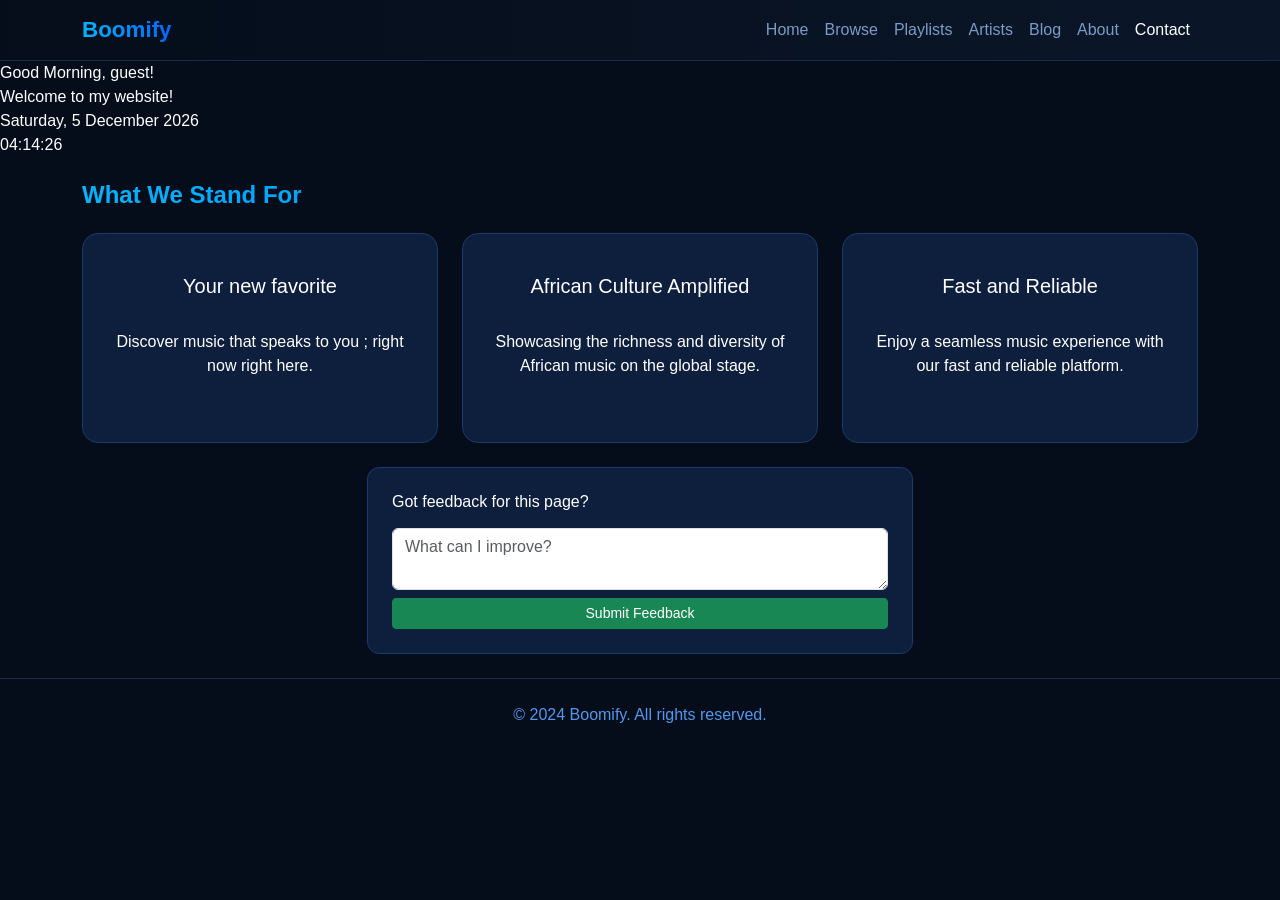
<file: html/about.html>
<!DOCTYPE html>
<html lang="en">
<head>
    <meta charset="UTF-8">
    <meta name="viewport" content="width=device-width, initial-scale=1.0">
    <title>Boomify - About Us</title>
 <link href="https://cdn.jsdelivr.net/npm/bootstrap@5.3.0/dist/css/bootstrap.min.css" rel="stylesheet"/>
  <link rel="stylesheet" href="../css/style.css"/>
</head>
<body>

  <nav class="navbar navbar-expand-lg sticky-top" id="mainNav">
    <div class="container">
      <a class="navbar-brand fw-bold" href="index.html">Boomify</a>
      <button class="navbar-toggler" type="button" data-bs-toggle="collapse" data-bs-target="#navMenu">
        <span class="navbar-toggler-icon"></span>
      </button>
      <div class="collapse navbar-collapse" id="navMenu">
        <ul class="navbar-nav ms-auto">
          <li class="nav-item"><a class="nav-link" href="index.html">Home</a></li>
          <li class="nav-item"><a class="nav-link" href="browse.html">Browse</a></li>
          <li class="nav-item"><a class="nav-link" href="playlist.html">Playlists</a></li>
          <li class="nav-item"><a class="nav-link" href="artist.html">Artists</a></li>
          <li class="nav-item"><a class="nav-link" href="blog.html">Blog</a></li>
          <li class="nav-item"><a class="nav-link" href="about.html">About</a></li>
          <li class="nav-item"><a class="nav-link active" href="contacts.html">Contact</a></li>
        </ul>
      </div>

    </div>
  </nav>
  <div id="greeting"></div>
<div id="dateTime"></div>
<script src="../js/js.js"></script>
<section class="py-4">
    <div class="container">
      <h4 class="mb-4 section-title">What We Stand For</h4>
      <div class="row g-4">

        <div class="col-md-4">
          <div class="value-card p-4 text-center">
            <i class="bi bi-heart-fill value-icon"></i>
            <h5 class="text-white mt-3">Your new favorite</h5>
            <p class="text-center py-4">Discover music that speaks to you ; right now right here.</p>
          </div>
        </div>
        <div class="col-md-4">
          <div class="value-card p-4 text-center">
            <i class="bi bi-globe2 value-icon"></i>
            <h5 class="text-white mt-3">African Culture Amplified</h5>
            <p class="text-center py-4">Showcasing the richness and diversity of African music on the global stage.</p>
          </div>
        </div>
        <div class="col-md-4">
          <div class="value-card p-4 text-center">
            <i class="bi bi-lightning-fill value-icon"></i>
            <h5 class="text-white mt-3">Fast and Reliable</h5>
            <p class="text-center py-4">Enjoy a seamless music experience with our fast and reliable platform.</p>
          </div>

        </div>
      </div>
    </div>
     <section class="py-4">
    <div class="container">
      <div class="row justify-content-center">
        <div class="col-md-6">
          <div class="feedback-box p-4">
            <h6 class="text-white mb-3">Got feedback for this page?</h6>
            <form class="feedback-form">
              <textarea class="form-control contact-input mb-2" rows="2" placeholder="What can I improve?" required></textarea>
              <button type="submit" class="btn btn-success btn-sm w-100">Submit Feedback</button>
              <small class="text-success d-none feedback-success mt-2 d-block">Thanks for your feedback!</small>
            </form>
          </div>
        </div>
      </div>
    </div>
  </section>
    <footer class="text-center py-4">
        <p class="mb-0">&copy; 2024 Boomify. All rights reserved.</p>
        </footer>
</section>
</body>
</html>
</file>
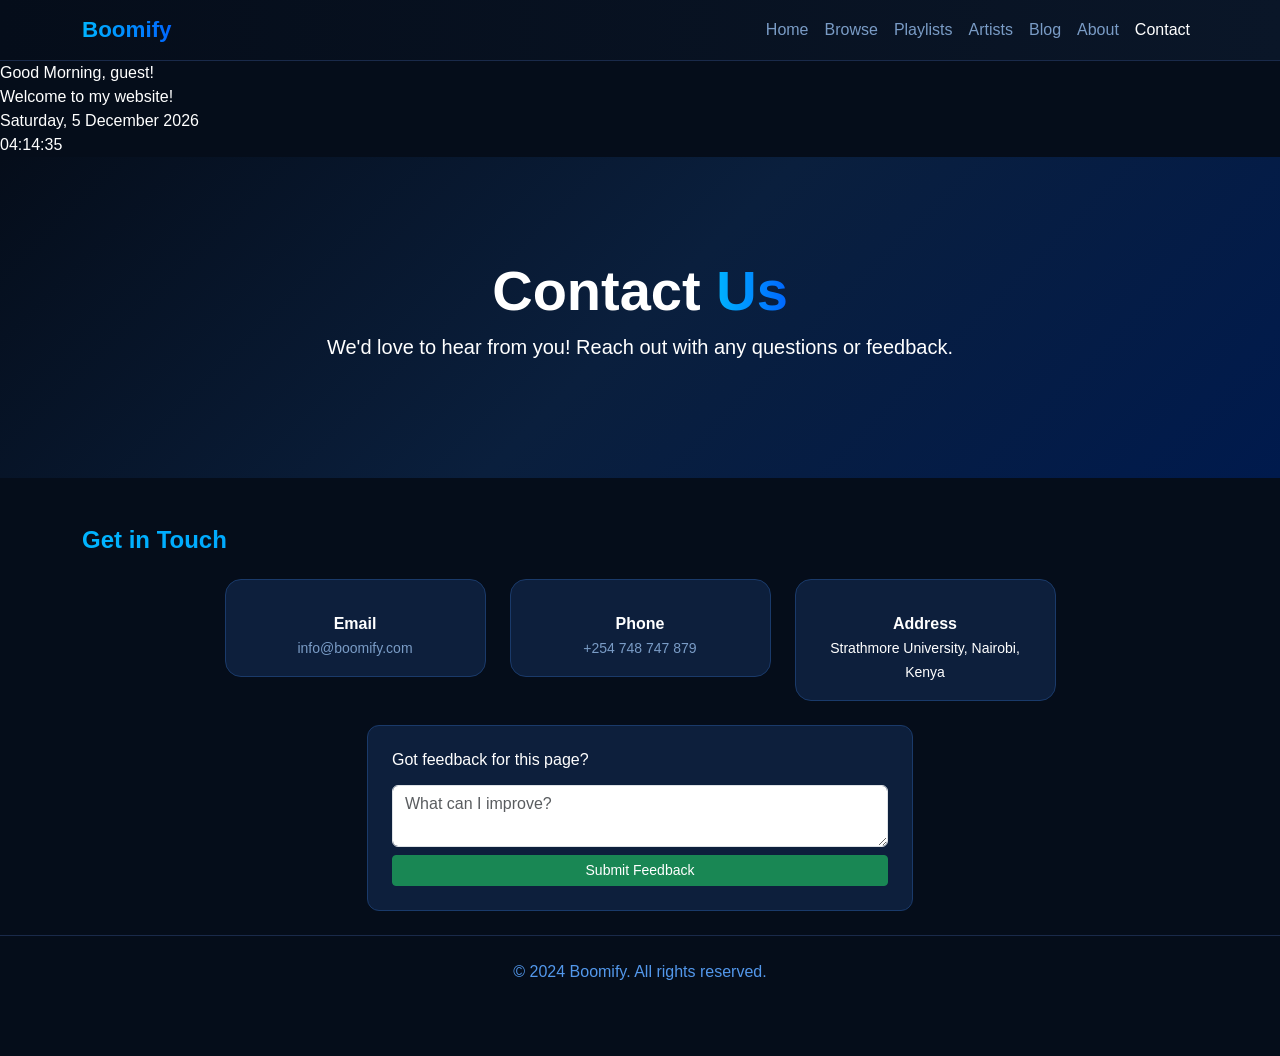
<file: html/contacts.html>
<!DOCTYPE html>
<html lang="en">
<head>
  <meta charset="UTF-8"/>
  <meta name="viewport" content="width=device-width, initial-scale=1.0"/>
  <title>Boomify - Contacts</title>
  <link href="https://cdn.jsdelivr.net/npm/bootstrap@5.3.0/dist/css/bootstrap.min.css" rel="stylesheet"/>
  <link rel="stylesheet" href="../css/style.css"/>
</head>
<body>

  <nav class="navbar navbar-expand-lg sticky-top" id="mainNav">
    <div class="container">
      <a class="navbar-brand fw-bold" href="index.html">Boomify</a>
      <button class="navbar-toggler" type="button" data-bs-toggle="collapse" data-bs-target="#navMenu">
        <span class="navbar-toggler-icon"></span>
      </button>
      <div class="collapse navbar-collapse" id="navMenu">
        <ul class="navbar-nav ms-auto">
          <li class="nav-item"><a class="nav-link" href="index.html">Home</a></li>
          <li class="nav-item"><a class="nav-link" href="browse.html">Browse</a></li>
          <li class="nav-item"><a class="nav-link" href="playlist.html">Playlists</a></li>
          <li class="nav-item"><a class="nav-link" href="artist.html">Artists</a></li>
          <li class="nav-item"><a class="nav-link" href="blog.html">Blog</a></li>
          <li class="nav-item"><a class="nav-link" href="about.html">About</a></li>
          <li class="nav-item"><a class="nav-link active" href="contacts.html">Contact</a></li>
        </ul>
      </div>

    </div>
  </nav>
<div id="greeting"></div>
<div id="dateTime"></div>
<script src="../js/js.js"></script>
    <section class="hero text-white text-center">
        <h1 class="display-4 fw-bold">Contact <span class="highlight">Us</span></h1>
        <p class="lead">We'd love to hear from you! Reach out with any questions or feedback.</p>
    </section>

    <section class="py-5">
        <div class="container">
            <h4 class="mb-4 section-title">Get in Touch</h4>
            <div class="row g-4 justify-content-center text-center">

                <div class="col-6 col-md-3">
                    <div class="contact-card p-3">
                        <i class="bi bi-envelope-fill contact-icon"></i>
                        <p class="fw-bold text-white mt-3 mb-0">Email</p>
                        <small class="text-muted">
                            <a href="mailto:info@boomify.com">info@boomify.com</a>
                        </small>
                    </div>
                </div>
                <div class="col-6 col-md-3">
                    <div class="contact-card p-3">
                        <i class="bi bi-telephone-fill contact-icon"></i>
                        <p class="fw-bold text-white mt-3 mb-0">Phone</p>
                        <small class="text-muted">
                            <a href="tel:+254748747879">+254 748 747 879</a>
                        </small>
                    </div>
                </div>
                <div class="col-6 col-md-3">
                    <div class="contact-card p-3">
                        <i class="bi bi-geo-alt-fill contact-icon"></i>
                        <p class="fw-bold text-white mt-3 mb-0">Address</p>
                        <small class="text-center py-2">Strathmore University, Nairobi, Kenya</small>
                    </div>
                </div>
            </div>
        </div>
         <section class="py-4">
    <div class="container">
      <div class="row justify-content-center">
        <div class="col-md-6">
          <div class="feedback-box p-4">
            <h6 class="text-white mb-3">Got feedback for this page?</h6>
            <form class="feedback-form">
              <textarea class="form-control contact-input mb-2" rows="2" placeholder="What can I improve?" required></textarea>
              <button type="submit" class="btn btn-success btn-sm w-100">Submit Feedback</button>
              <small class="text-success d-none feedback-success mt-2 d-block">Thanks for your feedback!</small>
            </form>
          </div>
        </div>
      </div>
    </div>
  </section>
        <footer class="text-center py-4">
            <p class="mb-0">&copy; 2024 Boomify. All rights reserved.</p>
        </footer>
    </section>
</body>
</html>
</file>
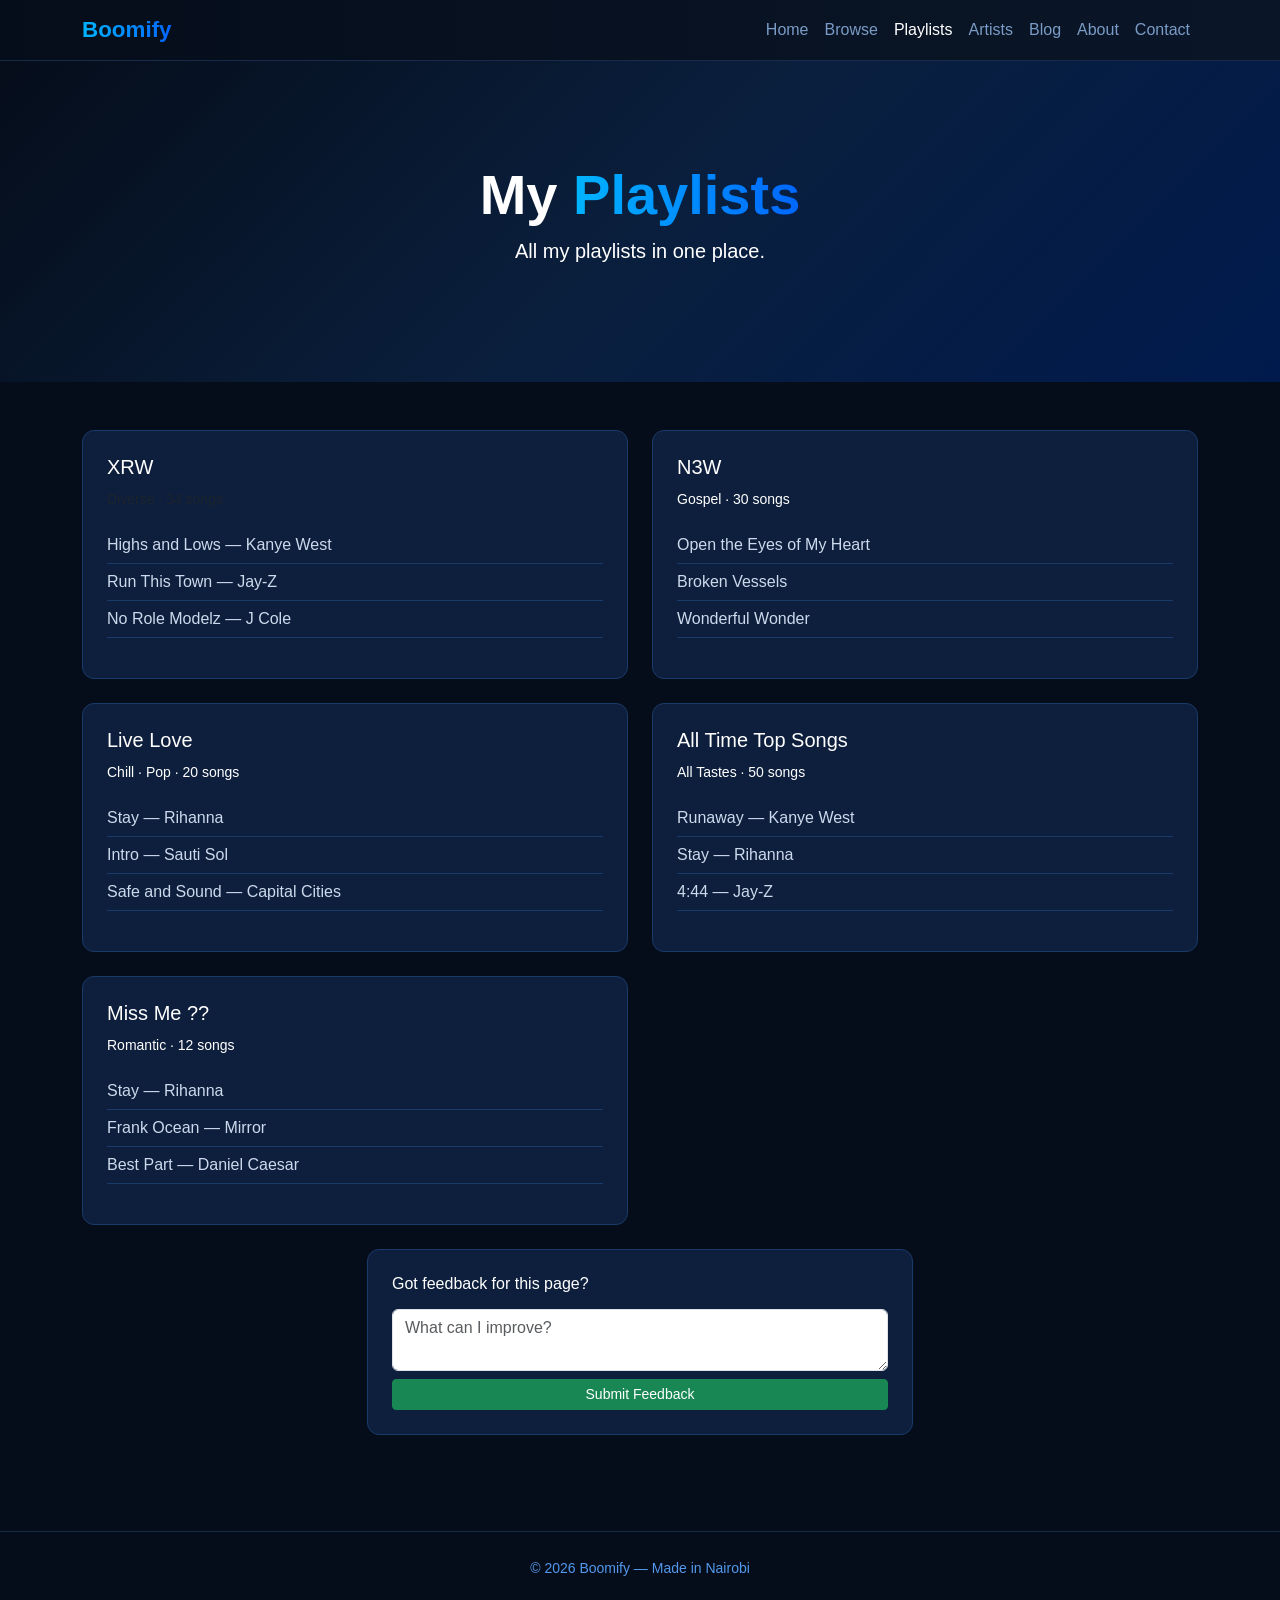
<file: html/playlist.html>
<!DOCTYPE html>
<html lang="en">
<head>
  <meta charset="UTF-8"/>
  <meta name="viewport" content="width=device-width, initial-scale=1.0"/>
  <title>Boomify - Playlists</title>
  <link href="https://cdn.jsdelivr.net/npm/bootstrap@5.3.0/dist/css/bootstrap.min.css" rel="stylesheet"/>
  <link rel="stylesheet" href="../css/style.css"/>
</head>
<body>

  <nav class="navbar navbar-expand-lg sticky-top" id="mainNav">
    <div class="container">
      <a class="navbar-brand fw-bold" href="index.html">Boomify</a>
      <button class="navbar-toggler" type="button" data-bs-toggle="collapse" data-bs-target="#navMenu">
        <span class="navbar-toggler-icon"></span>
      </button>
      <div class="collapse navbar-collapse" id="navMenu">
        <ul class="navbar-nav ms-auto">
          <li class="nav-item"><a class="nav-link" href="index.html">Home</a></li>
          <li class="nav-item"><a class="nav-link" href="browse.html">Browse</a></li>
          <li class="nav-item"><a class="nav-link active" href="playlist.html">Playlists</a></li>
          <li class="nav-item"><a class="nav-link" href="artist.html">Artists</a></li>
          <li class="nav-item"><a class="nav-link" href="blog.html">Blog</a></li>
          <li class="nav-item"><a class="nav-link" href="about.html">About</a></li>
          <li class="nav-item"><a class="nav-link" href="contacts.html">Contact</a></li>
        </ul>
      </div>
    </div>
  </nav>
  <section class="hero text-white text-center">
    <h1 class="display-4 fw-bold">My <span class="highlight">Playlists</span></h1>
    <p class="lead">All my playlists in one place.</p>
  </section>

  <section class="py-5">
    <div class="container">
      <div class="row g-4">

        <div class="col-md-6">
          <div class="playlist-box p-4">
            <h5 class="text-white">XRW</h5>
            <small class="text-muted">Diverse · 34 songs</small>
            <ul class="song-list mt-3">
              <li>Highs and Lows — Kanye West</li>
              <li>Run This Town — Jay-Z</li>
              <li>No Role Modelz — J Cole</li>
            </ul>
          </div>
        </div>

        <div class="col-md-6">
          <div class="playlist-box p-4">
            <h5 class="text-white">N3W</h5>
            <small class="text-center py-4 mt-4">Gospel · 30 songs</small>
            <ul class="song-list mt-3">
              <li>Open the Eyes of My Heart</li>
              <li>Broken Vessels</li>
              <li>Wonderful Wonder</li>
            </ul>
          </div>
        </div>

        <div class="col-md-6">
          <div class="playlist-box p-4">
            <h5 class="text-white">Live Love</h5>
            <small class="text-center py-4 mt-4">Chill · Pop · 20 songs</small>
            <ul class="song-list mt-3">
              <li>Stay — Rihanna</li>
              <li>Intro — Sauti Sol</li>
              <li>Safe and Sound — Capital Cities</li>
            </ul>
          </div>
        </div>

        <div class="col-md-6">
          <div class="playlist-box p-4">
            <h5 class="text-white">All Time Top Songs</h5>
            <small class="text-center py-4 mt-4">All Tastes · 50 songs</small>
            <ul class="song-list mt-3">
              <li>Runaway — Kanye West</li>
              <li>Stay — Rihanna</li>
              <li>4:44 — Jay-Z</li>
            </ul>
          </div>
        </div>

        <div class="col-md-6">
          <div class="playlist-box p-4">
            <h5 class="text-white">Miss Me ??</h5>
            <small class="text-center py-4 mt-4">Romantic · 12 songs</small>
            <ul class="song-list mt-3">
              <li>Stay — Rihanna</li>
              <li>Frank Ocean — Mirror</li>
              <li>Best Part — Daniel Caesar</li>
            </ul>
          </div>
        </div>

      </div>
    </div>
     <section class="py-4">
    <div class="container">
      <div class="row justify-content-center">
        <div class="col-md-6">
          <div class="feedback-box p-4">
            <h6 class="text-white mb-3">Got feedback for this page?</h6>
            <form class="feedback-form">
              <textarea class="form-control contact-input mb-2" rows="2" placeholder="What can I improve?" required></textarea>
              <button type="submit" class="btn btn-success btn-sm w-100">Submit Feedback</button>
              <small class="text-success d-none feedback-success mt-2 d-block">Thanks for your feedback!</small>
            </form>
          </div>
        </div>
      </div>
    </div>
  </section>
  </section>
    <footer class="text-center py-4 mt-4">
        <small>&copy; 2026 Boomify — Made in Nairobi</small>
    </footer>
</html>
</file>
<file: css/style.css>
/* BASE */
body {
  background-color: #050d1a;
  color: #fff;
  font-family: 'Segoe UI', sans-serif;
}

/* NAVBAR */
#mainNav {
  background: linear-gradient(90deg, #050d1a, #0a1628);
  border-bottom: 1px solid #1a2a4a;
}

.navbar-brand {
  font-size: 1.4rem;
  background: linear-gradient(90deg, #00b4ff, #0066ff);
  -webkit-background-clip: text;
  -webkit-text-fill-color: transparent;
}

.nav-link {
  color: #7a9cc6 !important;
}

.nav-link:hover, .nav-link.active {
  color: #fff !important;
}

/* HERO */
.hero {
  background: linear-gradient(135deg, #050d1a, #0a1f3d, #001a4d);
  padding: 100px 20px;
}

.hero-section {
  background-image: url('../images/subie.jpg.jpg');
  background-size: cover;
  background-position: center;
  background-repeat: no-repeat;
  min-height: 450px;
  display: flex;
  flex-direction: column;
  justify-content: center;
  align-items: center;
  position: relative;
}

.hero-section::before {
  content: '';
  position: absolute;
  inset: 0;
  background: rgba(0, 10, 40, 0.65);
}

.hero-section > * {
  position: relative;
  z-index: 1;
}

/* HIGHLIGHT & TITLES */
.highlight {
  background: linear-gradient(90deg, #00b4ff, #0066ff);
  -webkit-background-clip: text;
  -webkit-text-fill-color: transparent;
}

.section-title {
  background: linear-gradient(90deg, #00b4ff, #0066ff);
  -webkit-background-clip: text;
  -webkit-text-fill-color: transparent;
  font-weight: 700;
}

/* PLAYLIST CARDS */
.playlist-card {
  background-color: #0d1f3c;
  border-radius: 12px;
  transition: background 0.3s ease, transform 0.2s ease;
  cursor: pointer;
  border: 1px solid #1a3a6a;
}

.playlist-card:hover {
  background-color: #162d52;
  transform: translateY(-4px);
}

.playlist-cover {
  width: 100%;
  aspect-ratio: 1;
  border-radius: 10px;
  display: flex;
  align-items: center;
  justify-content: center;
  font-size: 2rem;
  color: white;
}

/* RECENTLY PLAYED */
.recent-card {
  background-color: #0d1f3c;
  border-radius: 10px;
  transition: background 0.3s;
  cursor: pointer;
  border: 1px solid #1a3a6a;
}

.recent-card:hover {
  background-color: #162d52;
}

.recent-cover {
  width: 55px;
  height: 55px;
  border-radius: 8px;
  display: flex;
  align-items: center;
  justify-content: center;
  font-size: 1.5rem;
  flex-shrink: 0;
  color: white;
}

/* ARTIST CARDS */
.artist-card {
  background-color: #0d1f3c;
  border-radius: 16px;
  transition: transform 0.2s;
  cursor: pointer;
  border: 1px solid #1a3a6a;
}

.artist-card:hover {
  transform: translateY(-5px);
  background-color: #162d52;
}

.artist-img {
  width: 130px;
  height: 130px;
  border-radius: 50%;
  object-fit: cover;
  object-position: center top;
  border: 3px solid #00b4ff;
  display: block;
  margin: 0 auto;
}

/* CONTACT CARDS */
.contact-card {
  background-color: #0d1f3c;
  border-radius: 16px;
  transition: transform 0.2s;
  cursor: pointer;
  border: 1px solid #1a3a6a;
}

.contact-card:hover {
  transform: translateY(-5px);
  background-color: #162d52;
}

.contact-icon {
  font-size: 2rem;
  background: linear-gradient(90deg, #00b4ff, #0066ff);
  -webkit-background-clip: text;
  -webkit-text-fill-color: transparent;
}

.contact-card a {
  color: #7a9cc6;
  text-decoration: none;
}

.contact-card a:hover {
  color: #00b4ff;
}

/* GENRE BADGE */
.genre-badge {
  background: linear-gradient(90deg, #00b4ff, #0066ff);
  color: #fff;
  font-size: 0.7rem;
  font-weight: 600;
}

/* FOOTER */
footer {
  background-color: #050d1a;
  border-top: 1px solid #1a2a4a;
  color: #5398ec;
}
.blog-content {
  max-width: 800px;
}

.info-box {
  background-color: #0d1f3c;
  border: 1px solid #1a3a6a;
  border-radius: 12px;
  padding: 20px;
}

.stat-card {
  background-color: #0d1f3c;
  border: 1px solid #1a3a6a;
  border-radius: 12px;
  transition: transform 0.2s;
}

.stat-card:hover {
  transform: translateY(-4px);
}

.stat-number {
  font-size: 1.8rem;
  font-weight: 700;
  background: linear-gradient(90deg, #00b4ff, #0066ff);
  -webkit-background-clip: text;
  -webkit-text-fill-color: transparent;
}

.album-list {
  list-style: none;
  padding: 0;
}

.album-list li {
  background-color: #0d1f3c;
  border: 1px solid #1a3a6a;
  border-radius: 10px;
  padding: 12px 16px;
  margin-bottom: 10px;
  color: #cdd9ec;
}

.album-list strong {
  color: #fff;
}
.about-content {
  max-width: 800px;
}
.value-card:hover {
  transform: translateY(-5px);
  background-color: #162d52;
}
.value-card {
  background-color: #0d1f3c;
  border: 1px solid #1a3a6a;
  border-radius: 16px;
  transition: transform 0.2s;
}
.genre-btn {
  background-color: #0d1f3c;
  border: 1px solid #1a3a6a;
  color: #fff;
  padding: 8px 18px;
  border-radius: 20px;
  margin-right: 8px;
  cursor: pointer;
}

.genre-btn:hover {
  background-color: #162d52;
}

.song-card {
  background-color: #0d1f3c;
  border: 1px solid #1a3a6a;
  border-radius: 10px;
}
.playlist-box {
  background-color: #0d1f3c;
  border: 1px solid #1a3a6a;
  border-radius: 12px;
}

.song-list {
  list-style: none;
  padding: 0;
  color: #cdd9ec;
}

.song-list li {
  padding: 6px 0;
  border-bottom: 1px solid #1a3a6a;
}
.feedback-box {
  background-color: #0d1f3c;
  border: 1px solid #1a3a6a;
  border-radius: 12px;
}
</file>
